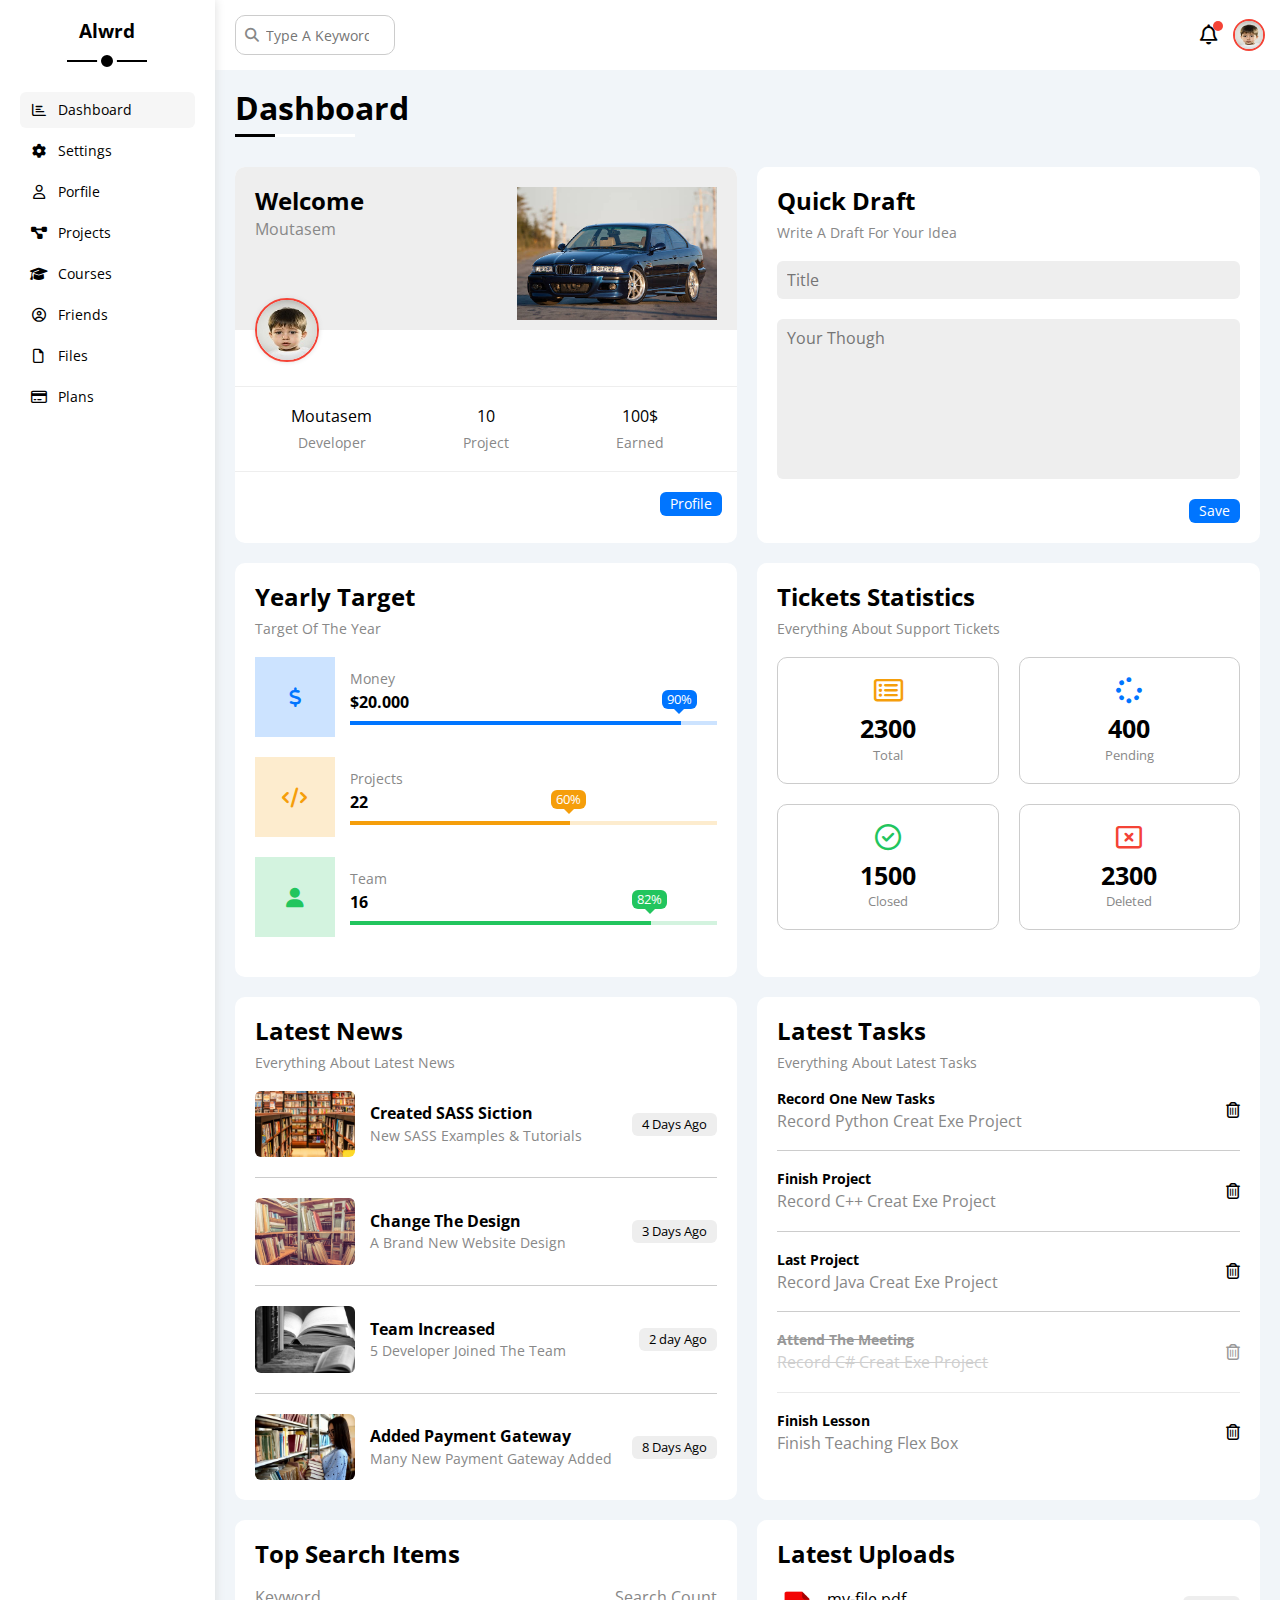
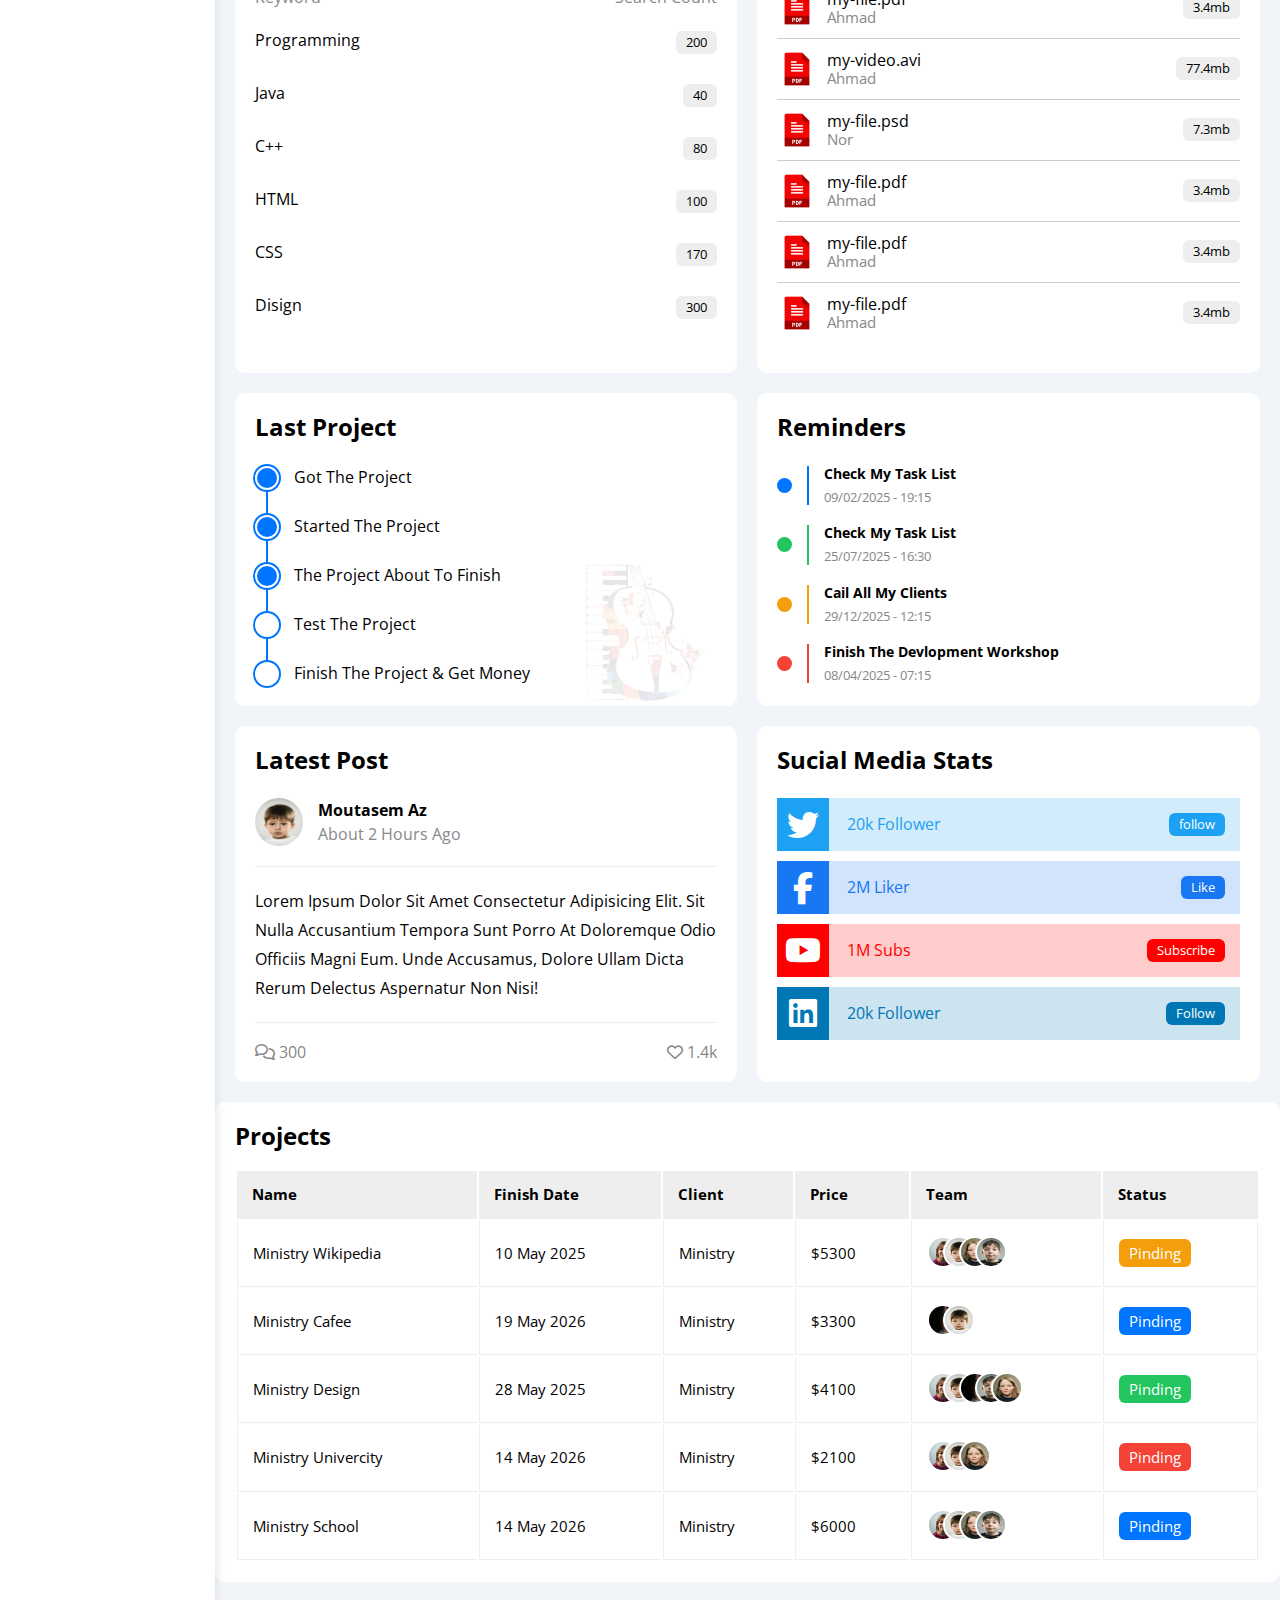
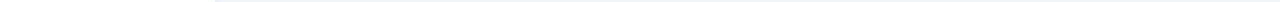
<file: index.html>
<!DOCTYPE html>
<html lang="en">
<head>
    <meta charset="UTF-8">
    <meta http-equiv="X-UA-Compatible" content="IE=edge"/>
    <meta name="viewport" content="width=device-width, initial-scale=1.0">
    <!-- Render Font Awesome Librart -->
    <link rel="stylesheet" href="css/all.min.css">
    <!-- Google Fonts -->
    <link rel="preconnect" href="https://fonts.googleapis.com">
    <link rel="preconnect" href="https://fonts.gstatic.com" crossorigin>
    <link href="https://fonts.googleapis.com/css2?family=Open+Sans:ital,wght@0,300..800;1,300..800&display=swap" rel="stylesheet">
    <!-- Main Template One  --> 
    <link rel="stylesheet" href="css/normalize.css">
    <link rel="stylesheet" href="css/framework.css">
    <link rel="stylesheet" href="css/master.css">
    <title>Dashboard</title>
</head>
<body>
    <div class="page d-flex">
        <div class="sidebar bg-white p-20 p-relative">
            <h3 class="p-relative txt-c mt-0">Alwrd</h3>
            <ul>
                <li>
                    <a class="active d-flex align-center fs-14 c-black rad-6 p-10" href="index.html">
                        <i class="fa-regular fa-chart-bar fa-fw"></i>
                        <span>Dashboard</span>
                    </a>
                </li>
                <li>
                    <a class="d-flex align-center fs-14 c-black rad-6 p-10" href="settings.html">
                        <i class="fa-solid fa-gear fa-fw"></i>
                        <span>Settings</span>
                    </a>
                </li>
                <li>
                    <a class="d-flex align-center fs-14 c-black rad-6 p-10" href="porfile.html">
                        <i class="fa-regular fa-user fa-fw"></i>
                        <span>Porfile</span>
                    </a>
                </li>
                <li>
                    <a class="d-flex align-center fs-14 c-black rad-6 p-10" href="projects.html">
                        <i class="fa-solid fa-diagram-project fa-fw"></i>
                        <span>Projects</span>
                    </a>
                </li>
                <li>
                    <a class="d-flex align-center fs-14 c-black rad-6 p-10" href="courser.html">
                        <i class="fa-solid fa-graduation-cap fa-fw"></i>
                        <span>Courses</span>
                    </a>
                </li>
                <li>
                    <a class="d-flex align-center fs-14 c-black rad-6 p-10" href="friends.html">
                        <i class="fa-regular fa-circle-user fa-fw"></i>
                        <span>Friends</span>
                    </a>
                </li>
                <li>
                    <a class="d-flex align-center fs-14 c-black rad-6 p-10" href="files.html">
                        <i class="fa-regular fa-file fa-fw"></i>
                        <span>Files</span>
                    </a>
                </li>
                <li>
                    <a class="d-flex align-center fs-14 c-black rad-6 p-10" href="plans.html">
                        <i class="fa-regular fa-credit-card fa-fw"></i>
                        <span>Plans</span>
                    </a>
                </li>
            </ul>
        </div>
        <div class="content w-full">
            <!-- start head  -->
            <div class="head bg-white p-15 between-flex">
                <div class="search p-relative">
                    <input class="p-10" type="search" name="search" placeholder="Type A Keyword">
                </div>
                <div class="icons d-flex align-center">
                    <span class="notification p-relative">
                        <i class="fa-regular fa-bell fa-lg"></i>
                    </span>
                    <img src="images/avatar.jpg" alt="">
                </div>
            </div>
            <!-- end head  -->
            <h1 class="p-relative">Dashboard</h1>
            <div class="wrapper d-grid gap-20">
                <!-- start welcome widget -->
                <div class="welcome bg-white rad-10 txt-c-mobile d-block-mobile">
                    <div class="intro p-20 d-flex space-between bg-eee">
                        <div>
                            <h2 class="m-0 ">Welcome</h2>
                            <p class="c-gray mt-5">Moutasem</p>
                        </div>
                        <img src="images/welcome.jpg" alt="welcome" class="hide-mobile">
                    </div>
                    <img src="images/avatar.jpg" alt="Avatar" class="avatar">
                    <div class="body txt-c d-flex p-20 mt-20 mb-20 d-block-mobile">
                        <div>Moutasem<span class="d-block c-gray fs-14 mt-10">Developer</span></div>
                        <div>10<span class="d-block c-gray fs-14 mt-10">Project</span></div>
                        <div>100$<span class="d-block c-gray fs-14 mt-10">Earned</span></div>
                    </div>
                    <a href="profile.html" class="visit d-block fs-14 bg-blue w-fit c-white btn-shape">Profile</a>
                </div>
                <!-- end welcome widget -->
                <!-- start Quick Draft widget -->
                <div class="quick-draft p-20 bg-white rad-10">
                    <h2 class="mt-0 mb-10">Quick Draft</h2>
                    <p class="mt-10 mb-20 c-gray fs-14">Write A Draft For Your Idea</p>
                    <form>
                        <input class="d-block mb-20 w-full p-10 border-none bg-eee rad-6" type="text" placeholder="Title">
                        <textarea class="d-block mb-20 w-full p-10 border-none bg-eee rad-6" placeholder="Your Though"></textarea>
                        <input class="save d-block fs-14  bg-blue c-white border-none w-fit btn-shape" type="submit" value="Save">
                    </form>
                </div>
                <!-- end Quick Draft widget  -->
                <!-- start Targets -->
                <div class="targets p-20 bg-white rad-10">
                    <h2 class="mt-0 mb-10">Yearly Target</h2>
                    <p class="mt-10 mb-20 c-gray fs-14">Target Of The Year</p>
                    <div class="target-row mb-20 center-flex blue">
                        <div class="icon center-flex">
                            <i class="fa-solid fa-dollar-sign fa-lg c-blue"></i>
                        </div>
                        <div class="details">
                            <span class="fs-14 c-gray">Money</span>
                            <span class="d-block mt-5 mb-10 fw-bold">$20.000</span>
                            <div class="progress p-relative mt-10">
                                <span class="bg-blue blue" style="width: 90%">
                                    <span class="bg-blue">90%</span>
                                </span>
                            </div>
                        </div>
                    </div>
                    <div class="target-row mb-20 center-flex orange">
                        <div class="icon center-flex">
                            <i class="fa-solid fa-code fa-lg c-orange"></i>
                        </div>
                        <div class="details">
                            <span class="fs-14 c-gray">Projects</span>
                            <span class="d-block mt-5 mb-10 fw-bold">22</span>
                            <div class="progress p-relative mt-10">
                                <span class="bg-orange orange" style="width: 60%">
                                    <span class="bg-orange">60%</span>
                                </span>
                            </div>
                        </div>
                    </div>
                    <div class="target-row mb-20 center-flex green">
                        <div class="icon center-flex">
                            <i class="fa-solid fa-user fa-lg c-green"></i>
                        </div>
                        <div class="details">
                            <span class="fs-14 c-gray">Team</span>
                            <span class="d-block mt-5 mb-10 fw-bold">16</span>
                            <div class="progress p-relative mt-10">
                                <span class="bg-green green" style="width: 82%">
                                    <span class="bg-green">82%</span>
                                </span>
                            </div>
                        </div>
                    </div>
                </div>
                <!-- end Targets -->
                <!-- start Ticket Widget -->
                <div class="tickets p-20 bg-white rad-10">
                    <h2 class="mt-0 mb-10">Tickets Statistics</h2>
                    <p class="mt-10 mb-20 c-gray fs-14">Everything About Support Tickets</p>
                    <div class="d-flex txt-c gap-20 flex-wrap">
                        <div class="box p-20 rad-10 c-gray fs-13">
                            <i class="fa-regular fa-rectangle-list fa-2x mb-10 c-orange"></i>
                            <span class="d-block c-black fw-bold fs-25 mb-5">2300</span>
                            Total
                        </div>
                        <div class="box p-20 rad-10 c-gray fs-13">
                            <i class="fa-solid fa-spinner fa-2x mb-10 c-blue"></i>
                            <span class="d-block c-black fw-bold fs-25 mb-5">400</span>
                            Pending
                        </div>
                        <div class="box p-20 rad-10 c-gray fs-13">
                            <i class="fa-regular fa-circle-check fa-2x mb-10 c-green"></i>
                            <span class="d-block c-black fw-bold fs-25 mb-5">1500</span>
                            Closed
                        </div>
                        <div class="box p-20 rad-10 c-gray fs-13">
                            <i class="fa-regular fa-rectangle-xmark fa-2x mb-10 c-red"></i>
                            <span class="d-block c-black fw-bold fs-25 mb-5">2300</span>
                            Deleted
                        </div>
                    </div>
                </div>
                <!-- end Ticket Widget -->
                <!-- start Latest News -->
                <div class="latest-news p-20 bg-white rad-10 txt-c-mobile">
                    <h2 class="mt-0 mb-10">Latest News</h2>
                    <p class="mt-10 mb-20 c-gray fs-14">Everything About Latest News</p>
                    <div class="news-row d-flex align-center">
                        <img src="images/latest-news/news-1.jpg" alt="">
                        <div class="info">
                            <h3>Created SASS Siction</h3>
                            <p class="c-gray m-0 fs-14">New SASS Examples & Tutorials</p>
                        </div>
                        <div class="btn-shape bg-eee fs-13 label">4 Days Ago</div>
                    </div>
                    <div class="news-row d-flex align-center">
                        <img src="images/latest-news/news-2.jpg" alt="">
                        <div class="info">
                            <h3>Change The Design</h3>
                            <p class="c-gray m-0 fs-14">A Brand New Website Design</p>
                        </div>
                        <div class="btn-shape bg-eee fs-13 label">3 Days Ago</div>
                    </div>
                    <div class="news-row d-flex align-center">
                        <img src="images/latest-news/news-3.jpg" alt="">
                        <div class="info">
                            <h3>Team Increased</h3>
                            <p class="c-gray m-0 fs-14">5 Developer Joined The Team</p>
                        </div>
                        <div class="btn-shape bg-eee fs-13 label">2 day Ago</div>
                    </div>
                    <div class="news-row d-flex align-center">
                        <img src="images/latest-news/news-4.jpg" alt="">
                        <div class="info">
                            <h3>Added Payment Gateway</h3>
                            <p class="c-gray m-0 fs-14">Many New Payment Gateway Added</p>
                        </div>
                        <div class="btn-shape bg-eee fs-13 label">8 Days Ago</div>
                    </div>
                </div>
                <!-- end Latest News -->
                <!-- start Tasks -->
                <div class="tasks p-20 bg-white rad-10">
                    <h2 class="mt-0 mb-10">Latest Tasks</h2>
                    <p class="mt-10 mb-20 c-gray fs-14">Everything About Latest Tasks</p> 
                    <div class="task-row between-flex">
                        <div class="info">
                            <h3 class="m-0 mb-5 fs-14">Record One New Tasks</h3>
                            <p class="m-0 c-gray">Record Python Creat Exe Project</p>
                        </div>
                        <i class="fa-regular fa-trash-can delete"></i>
                    </div>
                    <div class="task-row between-flex">
                        <div class="info">
                            <h3 class="m-0 mb-5 fs-14">Finish Project</h3>
                            <p class="m-0 c-gray">Record C++ Creat Exe Project</p>
                        </div>
                        <i class="fa-regular fa-trash-can delete"></i>
                    </div>
                    <div class="task-row between-flex">
                        <div class="info">
                            <h3 class="m-0 mb-5 fs-14">Last Project</h3>
                            <p class="m-0 c-gray">Record Java Creat Exe Project</p>
                        </div>
                        <i class="fa-regular fa-trash-can delete"></i>
                    </div>
                    <div class="task-row between-flex done">
                        <div class="info">
                            <h3 class="m-0 mb-5 fs-14">Attend The Meeting</h3>
                            <p class="m-0 c-gray">Record C# Creat Exe Project</p>
                        </div>
                        <i class="fa-regular fa-trash-can delete"></i>
                    </div>
                    <div class="task-row between-flex">
                        <div class="info">
                            <h3 class="m-0 mb-5 fs-14">Finish Lesson</h3>
                            <p class="m-0 c-gray">Finish Teaching Flex Box</p>
                        </div>
                        <i class="fa-regular fa-trash-can delete"></i>
                    </div>  
                </div>
                <!-- end Tasks -->
                <!-- start Top Search word widget -->
                <div class="search-items p-20 bg-white rad-10">
                    <h2 class="mt-0 mb-20">Top Search Items</h2>
                    <div class="items-head d-flex space-between c-gray mb-10">
                        <div>Keyword</div>
                        <div>Search Count</div>
                    </div>
                    <div class="items d-flex space-between pt-15 pb-15">
                        <span>Programming</span>
                        <span class="bg-eee fs-13 btn-shape">200</span>
                    </div> 
                    <div class="items d-flex space-between pt-15 pb-15">
                        <span>Java</span>
                        <span class="bg-eee fs-13 btn-shape">40</span>
                    </div> 
                    <div class="items d-flex space-between pt-15 pb-15">
                        <span>C++</span>
                        <span class="bg-eee fs-13 btn-shape">80</span>
                    </div>
                    <div class="items d-flex space-between pt-15 pb-15">
                        <span>HTML</span>
                        <span class="bg-eee fs-13 btn-shape">100</span>
                    </div> 
                    <div class="items d-flex space-between pt-15 pb-15">
                        <span>CSS</span>
                        <span class="bg-eee fs-13 btn-shape">170</span>
                    </div> 
                    <div class="items d-flex space-between pt-15 pb-15">
                        <span>Disign</span>
                        <span class="bg-eee fs-13 btn-shape">300</span>
                    </div>
                </div>
                <!-- end Top Search word widget -->
                <!-- start Latest Uploads -->
                <div class="latest-uploads p-20 bg-white rad-10">
                    <h2 class="mt-0 mb-20">Latest Uploads</h2>
                    <ul class="m-0">
                        <li class="between-flex pb-10 mb-10 ">
                            <div class="d-flex align-center">
                                <img class="mr-10" src="images/latest-upload/pdf.png" alt="">
                                <div class="">
                                    <span class="d-block mb">my-file.pdf</span>
                                    <span class="fs-15 c-gray">Ahmad</span>
                                </div>
                            </div>
                            <div class="bg-eee btn-shape fs-13">3.4mb</div>
                        </li>
                        <li class="between-flex pb-10 mb-10 mt-5">
                            <div class="d-flex align-center">
                                <img class="mr-10" src="images/latest-upload/pdf.png" alt="">
                                <div class="">
                                    <span class="d-block mb">my-video.avi</span>
                                    <span class="fs-15 c-gray">Ahmad</span>
                                </div>
                            </div>
                            <div class="bg-eee btn-shape fs-13">77.4mb</div>
                        </li>
                        <li class="between-flex pb-10 mb-10 mt-5">
                            <div class="d-flex align-center">
                                <img class="mr-10" src="images/latest-upload/pdf.png" alt="">
                                <div class="">
                                    <span class="d-block mb">my-file.psd</span>
                                    <span class="fs-15 c-gray">Nor</span>
                                </div>
                            </div>
                            <div class="bg-eee btn-shape fs-13">7.3mb</div>
                        </li>
                        <li class="between-flex pb-10 mb-10 mt-5">
                            <div class="d-flex align-center">
                                <img class="mr-10" src="images/latest-upload/pdf.png" alt="">
                                <div class="">
                                    <span class="d-block mb">my-file.pdf</span>
                                    <span class="fs-15 c-gray">Ahmad</span>
                                </div>
                            </div>
                            <div class="bg-eee btn-shape fs-13">3.4mb</div>
                        </li>
                        <li class="between-flex pb-10 mb-10 mt-5">
                            <div class="d-flex align-center">
                                <img class="mr-10" src="images/latest-upload/pdf.png" alt="">
                                <div class="">
                                    <span class="d-block mb">my-file.pdf</span>
                                    <span class="fs-15 c-gray">Ahmad</span>
                                </div>
                            </div>
                            <div class="bg-eee btn-shape fs-13">3.4mb</div>
                        </li>
                        <li class="between-flex pb-10 mb-10 mt-5">
                            <div class="d-flex align-center">
                                <img class="mr-10" src="images/latest-upload/pdf.png" alt="">
                                <div class="">
                                    <span class="d-block mb">my-file.pdf</span>
                                    <span class="fs-15 c-gray">Ahmad</span>
                                </div>
                            </div>
                            <div class="bg-eee btn-shape fs-13">3.4mb</div>
                        </li>
                    </ul>
                </div>
                <!-- end Latest Uploads -->
                <!-- start last project progress widget -->
                <div class="last-project p-20 bg-white rad-10 p-relative">
                    <h2 class="mt-0 mb-20">Last Project</h2>
                    <ul class="m-0 p-relative">
                        <li class="mt-25 d-flex align-center done">Got The Project</li>
                        <li class="mt-25 d-flex align-center done">Started The Project</li>
                        <li class="mt-25 d-flex align-center done">The Project About To Finish</li>
                        <li class="mt-25 d-flex align-center current">Test The Project</li>
                        <li class="mt-25 d-flex align-center">Finish The Project & Get Money</li>
                    </ul> 
                    <img class="launch-icon hide-mobile" src="images/project.jpg" alt=""> 
                </div>
                <!-- end last project progress widget -->
                <!-- start reminders widget -->
                <div class="reminders p-20 bg-white rad-10 p-relative">
                    <h2 class="mt-0 mb-25">Reminders</h2>
                    <ul class="m-0">
                        <li class="d-flex align-center mt-20">
                            <span class="bg-blue mr-15 d-block rad-haif key"></span>
                            <div class="pl-15 blue">
                                <p class="fs-14 fw-bold mt-0 mb-5">Check My Task List</p>
                                <span class="fs-13 c-gray">09/02/2025 - 19:15</span>
                            </div>
                        </li>
                        <li class="d-flex align-center mt-20">
                            <span class="bg-green mr-15 d-block rad-haif key"></span>
                            <div class="pl-15 green">
                                <p class="fs-14 fw-bold mt-0 mb-5">Check My Task List</p>
                                <span class="fs-13 c-gray">25/07/2025 - 16:30</span>
                            </div>
                        </li>
                        <li class="d-flex align-center mt-20">
                            <span class="bg-orange mr-15 d-block rad-haif key"></span>
                            <div class="pl-15 orange">
                                <p class="fs-14 fw-bold mt-0 mb-5">Cail All My Clients</p>
                                <span class="fs-13 c-gray">29/12/2025 - 12:15</span>
                            </div>
                        </li>
                        <li class="d-flex align-center mt-20">
                            <span class="bg-red mr-15 d-block rad-haif key"></span>
                            <div class="pl-15 red">
                                <p class="fs-14 fw-bold mt-0 mb-5">Finish The Devlopment Workshop</p>
                                <span class="fs-13 c-gray">08/04/2025 - 07:15</span>
                            </div>
                        </li>
                    </ul>    
                </div>
                <!-- end reminders widget -->
                <!-- start latest post widget -->
                <div class="latest-post p-20 bg-white rad-10 p-relative">
                    <h2 class="mt-0 mb-25">Latest Post</h2> 
                    <div class="d-flex align-center top">
                        <img src="images/avatar.jpg" alt="" class="avatar mr-15">
                        <div class="info">
                            <span class="mb-5 d-block fw-bold">Moutasem Az</span>
                            <span class="c-gray">About 2 Hours Ago</span>
                        </div>
                    </div>
                    <div class="post-content txt-c-mobile pt-20 pb-20 mt-20 mb-20">
                        Lorem ipsum dolor sit amet consectetur adipisicing elit. Sit nulla accusantium tempora sunt porro at doloremque odio officiis magni eum. Unde accusamus, dolore ullam dicta rerum delectus aspernatur non nisi!
                    </div>
                    <div class="post-stats between-flex c-gray">
                        <div>
                            <i class="fa-regular fa-comments"></i>
                            <span>300</span>
                        </div>
                        <div>
                            <i class="fa-regular fa-heart"></i>
                            <span>1.4k</span>
                        </div>
                    </div> 
                </div>
                <!-- end latest post widget -->
                <!-- start sucial media stats widget  -->
                <div class="social-media p-20 bg-white rad-10 p-relative">
                    <h2 class="mt-0 mb-25">Sucial Media Stats</h2>
                    <div class="box twitter p-15 p-relative mb-10 between-flex">
                        <i class="fa-brands fa-twitter fa-2x c-white h-full center-flex"></i>
                        <span>20k Follower</span>
                        <a class="fs-13 c-white btn-shape" href="#">follow</a>
                    </div>
                    <div class="box facebook p-15 p-relative mb-10 between-flex">
                        <i class="fa-brands fa-facebook-f fa-2x c-white h-full center-flex"></i>
                        <span>2M Liker</span>
                        <a class="fs-13 c-white btn-shape" href="#">Like</a>
                    </div>  
                    <div class="box youtube p-15 p-relative mb-10 between-flex">
                        <i class="fa-brands fa-youtube fa-2x c-white h-full center-flex"></i>
                        <span>1M Subs</span>
                        <a class="fs-13 c-white btn-shape" href="#">Subscribe</a>
                    </div>
                    <div class="box linkedin p-15 p-relative mb-10 between-flex">
                        <i class="fa-brands fa-linkedin fa-2x c-white h-full center-flex"></i>
                        <span>20k Follower</span>
                        <a class="fs-13 c-white btn-shape" href="#">Follow</a>
                    </div>
                </div>
                <!-- end sucial media stats widget  -->
            </div> 
            <!-- start projects tible   -->
            <div class="projects p-20 bg-white mb-20 rad-10">
                <h2 class="mt-0 mb-20">Projects</h2>
                <div class="responsive-table">
                    <table class="fs-15 w-full">
                        <thead>
                            <tr>
                                <td>Name</td>
                                <td>Finish Date</td>
                                <td>Client</td>
                                <td>Price</td>
                                <td>Team</td>
                                <td>Status</td>
                            </tr>
                        </thead>
                        <tbody>
                            <tr>
                                <td>Ministry Wikipedia</td>
                                <td>10 May 2025</td>
                                <td>Ministry</td>
                                <td>$5300</td>
                                <td>
                                    <img src="images/projects/team-01.jpg" alt="">
                                    <img src="images/projects/team-02.jpg" alt="">
                                    <img src="images/projects/team-03.jpg" alt="">
                                    <img src="images/projects/team-04.jpg" alt="">
                                </td>
                                <td>
                                    <span class="lable c-white bg-orange btn-shape">Pinding</span>
                                </td> 
                            </tr>
                            <tr>
                                <td>Ministry Cafee</td>
                                <td>19 May 2026</td>
                                <td>Ministry</td>
                                <td>$3300</td>
                                <td>
                                    <img src="images/projects/team-05.jpg" alt="">
                                    <img src="images/projects/team-02.jpg" alt="">
                                </td>
                                <td>
                                    <span class="lable c-white bg-blue btn-shape">Pinding</span>
                                </td> 
                            </tr>
                            <tr>
                                <td>Ministry Design</td>
                                <td>28 May 2025</td>
                                <td>Ministry</td>
                                <td>$4100</td>
                                <td>
                                    <img src="images/projects/team-01.jpg" alt="">
                                    <img src="images/projects/team-02.jpg" alt="">
                                    <img src="images/projects/team-05.jpg" alt="">
                                    <img src="images/projects/team-04.jpg" alt="">
                                    <img src="images/projects/team-03.jpg" alt="">
                                </td>
                                <td>
                                    <span class="lable c-white bg-green btn-shape">Pinding</span>
                                </td> 
                            </tr>
                            <tr>
                                <td>Ministry Univercity</td>
                                <td>14 May 2026</td>
                                <td>Ministry</td>
                                <td>$2100</td>
                                <td>
                                    <img src="images/projects/team-01.jpg" alt="">
                                    <img src="images/projects/team-02.jpg" alt="">
                                    <img src="images/projects/team-03.jpg" alt="">
                                </td>
                                <td>
                                    <span class="lable c-white bg-red btn-shape">Pinding</span>
                                </td> 
                            </tr>
                            <tr>
                                <td>Ministry School</td>
                                <td>14 May 2026</td>
                                <td>Ministry</td>
                                <td>$6000</td>
                                <td>
                                    <img src="images/projects/team-01.jpg" alt="">
                                    <img src="images/projects/team-02.jpg" alt="">
                                    <img src="images/projects/team-03.jpg" alt="">
                                    <img src="images/projects/team-04.jpg" alt="">
                                </td>
                                <td>
                                    <span class="lable c-white bg-blue btn-shape">Pinding</span>
                                </td> 
                            </tr>
                        </tbody>
                    </table>
                </div>
            </div>
            <!-- end ptojects tible   -->
        </div>
    </div>
</body>
</html>
</file>
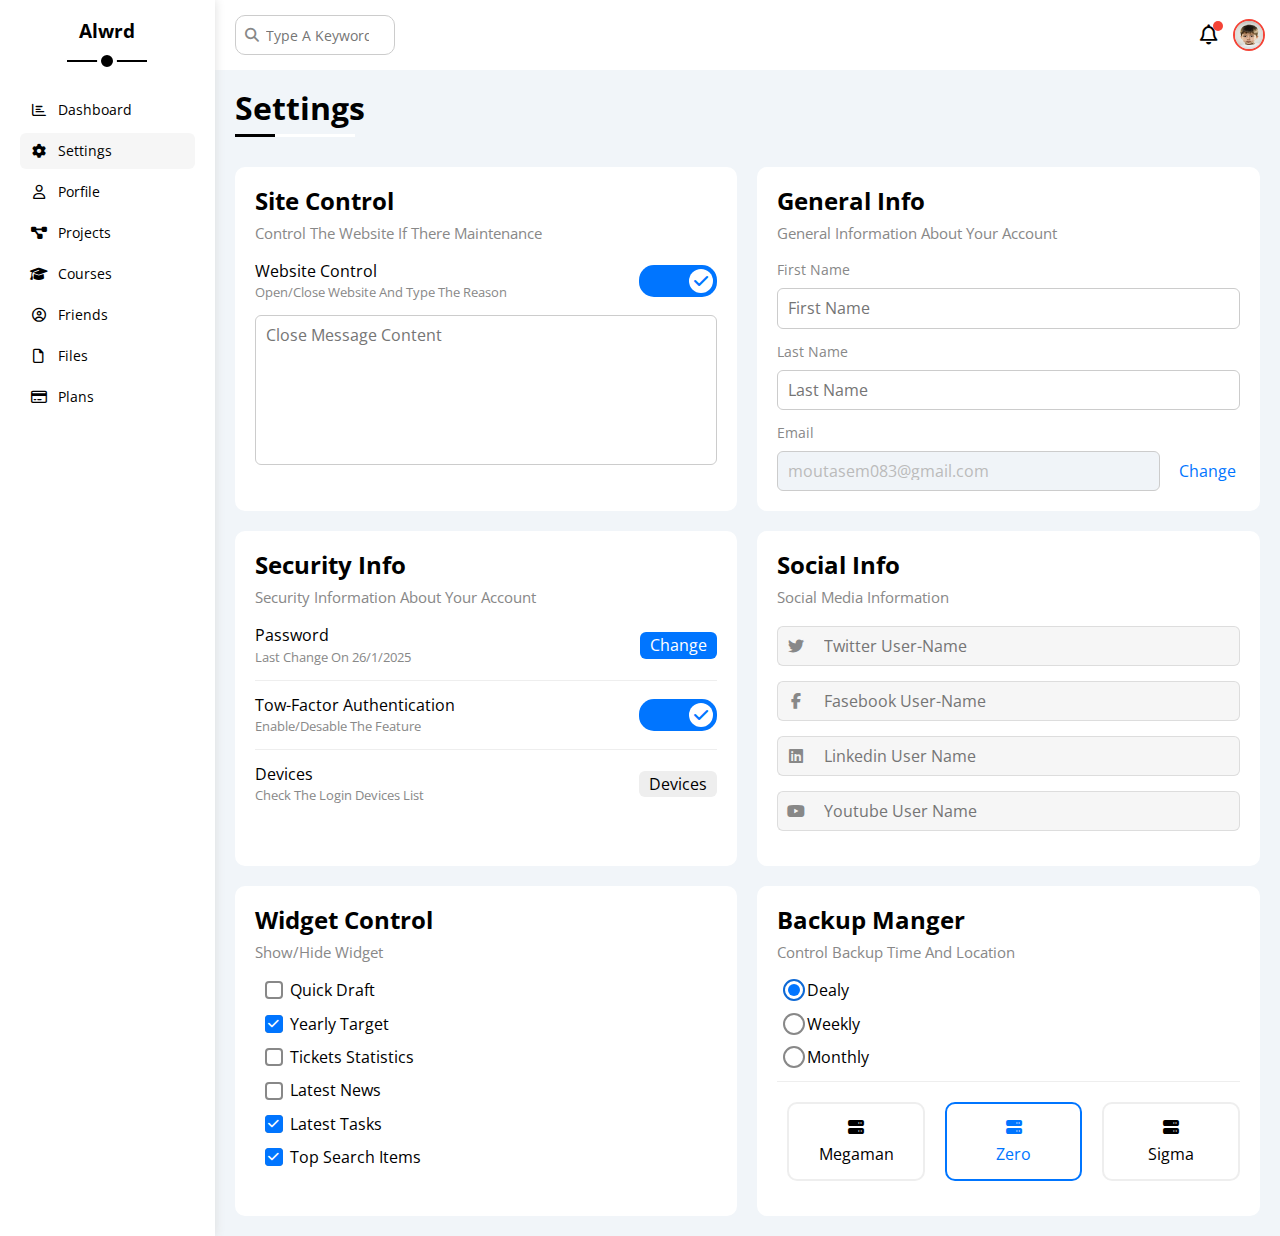
<file: settings.html>
<!DOCTYPE html>
<html lang="en">
<head>
    <meta charset="UTF-8">
    <meta http-equiv="X-UA-Compatible" content="IE=edge"/>
    <meta name="viewport" content="width=device-width, initial-scale=1.0">
    <!-- Render Font Awesome Librart -->
    <link rel="stylesheet" href="css/all.min.css">
    <!-- Google Fonts -->
    <link rel="preconnect" href="https://fonts.googleapis.com">
    <link rel="preconnect" href="https://fonts.gstatic.com" crossorigin>
    <link href="https://fonts.googleapis.com/css2?family=Open+Sans:ital,wght@0,300..800;1,300..800&display=swap" rel="stylesheet">
    <!-- Main Template One  --> 
    <link rel="stylesheet" href="css/normalize.css">
    <link rel="stylesheet" href="css/framework.css">
    <link rel="stylesheet" href="css/master.css">
    <title>Settings</title>
</head>
<body>
    <div class="page d-flex">
        <div class="sidebar bg-white p-20 p-relative">
            <h3 class="p-relative txt-c mt-0">Alwrd</h3>
            <ul>
                <li>
                    <a class="d-flex align-center fs-14 c-black rad-6 p-10" href="index.html">
                        <i class="fa-regular fa-chart-bar fa-fw"></i>
                        <span>Dashboard</span>
                    </a>
                </li>
                <li>
                    <a class="active d-flex align-center fs-14 c-black rad-6 p-10" href="settings.html">
                        <i class="fa-solid fa-gear fa-fw"></i>
                        <span>Settings</span>
                    </a>
                </li>
                <li>
                    <a class="d-flex align-center fs-14 c-black rad-6 p-10" href="porfile.html">
                        <i class="fa-regular fa-user fa-fw"></i>
                        <span>Porfile</span>
                    </a>
                </li>
                <li>
                    <a class="d-flex align-center fs-14 c-black rad-6 p-10" href="projects.html">
                        <i class="fa-solid fa-diagram-project fa-fw"></i>
                        <span>Projects</span>
                    </a>
                </li>
                <li>
                    <a class="d-flex align-center fs-14 c-black rad-6 p-10" href="courser.html">
                        <i class="fa-solid fa-graduation-cap fa-fw"></i>
                        <span>Courses</span>
                    </a>
                </li>
                <li>
                    <a class="d-flex align-center fs-14 c-black rad-6 p-10" href="friends.html">
                        <i class="fa-regular fa-circle-user fa-fw"></i>
                        <span>Friends</span>
                    </a>
                </li>
                <li>
                    <a class="d-flex align-center fs-14 c-black rad-6 p-10" href="files.html">
                        <i class="fa-regular fa-file fa-fw"></i>
                        <span>Files</span>
                    </a>
                </li>
                <li>
                    <a class="d-flex align-center fs-14 c-black rad-6 p-10" href="plans.html">
                        <i class="fa-regular fa-credit-card fa-fw"></i>
                        <span>Plans</span>
                    </a>
                </li>
            </ul>
        </div>
        <div class="content w-full">
            <!-- start head  -->
            <div class="head bg-white p-15 between-flex">
                <div class="search p-relative">
                    <input class="p-10" type="search" placeholder="Type A Keyword">
                </div>
                <div class="icons d-flex align-center">
                    <span class="notification p-relative">
                        <i class="fa-regular fa-bell fa-lg"></i>
                    </span>
                    <img src="images/avatar.jpg" alt="">
                </div>
            </div>
            <!-- end head  -->
            <h1 class="p-relative">Settings</h1>
            <div class="settings-page m-20 d-grid gap-20">
                <!-- start settings box -->
                <div class="p-20 bg-white rad-10">
                    <h2 class="m-0 mb-10">Site Control</h2>
                    <p class="mt-0 mb-20 c-gray fs-15">Control The Website If There Maintenance</p>
                    <div class="mb-15 between-flex">
                        <div>
                            <span>Website Control</span>
                            <p class="c-gray mt-5 mb-0 fs-13">Open/Close Website And Type The Reason</p>
                        </div>
                        <div>
                            <label>
                                <input class="toggle-checkbox" type="checkbox" name="check" checked>
                                <div class="toggle-switch"></div>
                            </label>
                        </div>
                    </div>
                    <textarea class="close-message p-10 rad-6 d-block w-full" name="text_settings" placeholder="Close Message Content"></textarea>
                </div>
                <!-- end settings box -->
                <!-- start settings box -->
                <div class="p-20 bg-white rad-10">
                    <h2 class="m-0 mb-10">General Info</h2>
                    <p class="mt-0 mb-20 c-gray fs-15">General Information About Your Account</p>
                    <div class="mb-15">
                        <label class="fs-14 c-gray d-block mb-10" for="first">First Name</label>
                        <input class=" border-1-ccc p-10 rad-6 d-block w-full" 
                        type="text" 
                        name="f-name" 
                        id="first" 
                        placeholder="First Name">
                    </div>
                    <div class="mb-15">
                        <label class="fs-14 c-gray d-block mb-10" for="last">Last Name</label>
                        <input class=" border-1-ccc p-10 rad-6 d-block w-full" 
                        type="text" 
                        name="l-name" 
                        id="last" 
                        placeholder="Last Name">
                    </div>
                    <div>
                        <label class="fs-14 c-gray d-block mb-10" for="email">Email</label>
                        <input class="email border-1-ccc p-10 rad-6 d-block w-full" 
                        type="email" 
                        name="email" 
                        id="email" 
                        value="moutasem083@gmail.com"
                        disabled>
                        <a class="c-blue ml-15" href="#">Change</a>
                    </div>
                </div>
                <!-- end settings box -->
                <!-- start settings box -->
                <div class="p-20 bg-white rad-10">
                    <h2 class="m-0 mb-10">Security Info</h2>
                    <p class="mt-0 mb-20 c-gray fs-15">Security Information About Your Account</p>
                    <div class="sec-box mb-15 between-flex">
                        <div>
                            <span>Password</span>
                            <p class="c-gray mt-5 mb-0 fs-13">Last Change On 26/1/2025</p>
                        </div>
                        <a class="button bg-blue c-white btn-shape" href="#">Change</a>
                    </div>
                    <div class="sec-box mb-15 between-flex">
                        <div>
                            <span>Tow-Factor Authentication</span>
                            <p class="c-gray mt-5 mb-0 fs-13">Enable/Desable The Feature</p>
                        </div>
                        <label>
                            <input class="toggle-checkbox" type="checkbox" name="check" checked>
                            <div class="toggle-switch"></div>
                        </label>
                    </div>
                    <div class="sec-box between-flex">
                        <div>
                            <span>Devices</span>
                            <p class="c-gray mt-5 mb-0 fs-13">Check The Login Devices List</p>
                        </div>
                        <a class="bg-eee c-black btn-shape" href="#">Devices</a>
                    </div>
                </div>
                <!-- end settings box -->
                <!-- start settings box -->
                <div class="social-boxes p-20 bg-white rad-10">
                    <h2 class="m-0 mb-10">Social Info</h2>
                    <p class="mt-0 mb-20 c-gray fs-15">Social Media Information</p>
                    <div class="d-flex align-center mb-15">
                        <i class="fa-brands fa-twitter center-flex c-gray"></i>
                        <input class="w-full" type="text" placeholder="Twitter User-Name">
                    </div>
                    <div class="d-flex align-center mb-15">
                        <i class="fa-brands fa-facebook-f center-flex c-gray"></i>
                        <input class="w-full" type="text" placeholder="Fasebook User-Name">
                    </div>
                    <div class="d-flex align-center mb-15">
                        <i class="fa-brands fa-linkedin center-flex c-gray"></i>
                        <input class="w-full" type="text" placeholder="Linkedin User Name">
                    </div>
                    <div class="d-flex align-center mb-15">
                        <i class="fa-brands fa-youtube center-flex c-gray"></i>
                        <input class="w-full" type="text" placeholder="Youtube User Name">
                    </div>
                </div>
                <!-- end settings box -->
                <!-- start settings box -->
                <div class="widget-control p-20 bg-white rad-10">
                    <h2 class="m-0 mb-10">Widget Control</h2>
                    <p class="mt-0 mb-20 c-gray fs-15">Show/Hide Widget</p>
                    <div class="control d-flex align-center mb-15">
                        <input type="checkbox" id="one">
                        <label for="one">Quick Draft</label>
                    </div>
                    <div class="control d-flex align-center mb-15">
                        <input type="checkbox" id="tow" checked>
                        <label for="tow">Yearly Target</label>
                    </div>
                    <div class="control d-flex align-center mb-15">
                        <input type="checkbox" id="three">
                        <label for="three">Tickets Statistics</label>
                    </div>
                    <div class="control d-flex align-center mb-15">
                        <input type="checkbox" id="four">
                        <label for="four">Latest News</label>
                    </div>
                    <div class="control d-flex align-center mb-15">
                        <input type="checkbox" id="five" checked>
                        <label for="five">Latest Tasks</label>
                    </div>
                    <div class="control d-flex align-center mb-15">
                        <input type="checkbox" id="six" checked>
                        <label for="six">Top Search Items</label>
                    </div>
                </div>
                <!-- end settings box -->
                <!-- start settings box -->
                <div class="backup-control p-20 bg-white rad-10">
                    <h2 class="m-0 mb-10">Backup Manger</h2>
                    <p class="mt-0 mb-20 c-gray fs-15">Control Backup Time And Location</p>
                    <div class="date d-flex align-center mb-15">
                        <input type="radio" name="time" id="dealy" checked>
                        <label for="dealy">Dealy</label>
                    </div>
                    <div class="date d-flex align-center mb-15">
                        <input type="radio" name="time" id="weekly">
                        <label for="weekly">Weekly</label>
                    </div>
                    <div class="date d-flex align-center mb-15">
                        <input type="radio" name="time" id="monthly">
                        <label for="monthly">Monthly</label>
                    </div>
                    <!-- ............. -->
                    <div class="servers d-flex align-center gap-10 txt-c">
                        <input type="radio" name="servers" id="server-one" />
                        <div class="server mb-15 rad-10 w-full">
                          <label class="d-block m-15" for="server-one">
                            <i class="fa-solid fa-server d-block mb-10"></i>
                            Megaman
                          </label>
                        </div>
                        <input type="radio" name="servers" id="server-two" checked />
                        <div class="server mb-15 rad-10 w-full">
                          <label class="d-block m-15" for="server-two">
                            <i class="fa-solid fa-server d-block mb-10"></i>
                            Zero
                          </label>
                        </div>
                        <input type="radio" name="servers" id="server-three" />
                        <div class="server mb-15 rad-10 w-full">
                          <label class="d-block m-15" for="server-three">
                            <i class="fa-solid fa-server d-block mb-10"></i>
                            Sigma
                          </label>
                        </div>
                    </div>
                </div>
                <!-- end settings box -->
            </div>
        </div>
    </div>
</body>
</html>
</file>
<file: css/framework.css>
/* start style box */

/* <label>
    <input class="toggle-checkbox" type="checkbox" name="check" checked>
    <div class="toggle-switch"></div>
</label> */

/* flex  */
.d-flex {
    display: flex;
}
.flex-wrap {
    flex-wrap: wrap;
}
.align-center {
    align-items: center;
}
.space-between {
    justify-content: space-between;
}
/* grid  */
.d-grid {
    display: grid;
}
.gap-10 {
    gap: 10px;
}
.gap-20 {
    gap: 20px;
}
.d-block {
    display: block;
}
.hide-element {
    display: none;
}
/* @media  */
@media (max-width: 767px) {
    .hide-mobile {
        display: none;
    }
    .d-block-mobile {
        display: block;
    }
}
/* end style box */
/* start padding and margin */
.p-10 {
    padding: 10px;
}
.p-15 {
    padding: 15px;
}
.p-20 {
    padding: 20px;
}
.pt-15 {
    padding-top: 15px;
}
.pt-20 {
    padding-top: 20px;
}
.pb-10 {
    padding-bottom: 10px;
}
.pb-15 {
    padding-bottom: 15px;
}
.pb-20 {
    padding-bottom: 20px;
}
.pl-15 {
    padding-left: 15px;
}
.m-0 {
    margin: 0;
}
.m-15 {
    margin: 15px;
}
.m-20 {
    margin: 20px;
}
.mt-0 {
    margin-top: 0;
}
.mt-5 {
    margin-top: 5px;
}
.mt-10 {
    margin-top: 10px;
}
.mt-15 {
    margin-top: 15px;
}
.mt-20 {
    margin-top: 20px;
}
.mt-25 {
    margin-top: 25px;
}
.mr-10 {
    margin-right: 10px;
}
.mr-15 {
    margin-right: 15px;
}
.ml-10 {
    margin-left: 10px;
}
.ml-15 {
    margin-left: 20px;
}
.ml-20 {
    margin-left: 15px;
}
.mb-0 {
    margin-bottom: 0;
}
.mb-5 {
    margin-bottom: 5px;
}
.mb-10 {
    margin-bottom: 10px;
}
.mb-15 {
    margin-bottom: 15px;
}
.mb-20 {
    margin-bottom: 20px;
}
.mb-25 {
    margin-bottom: 25px;
}
.ml-15 {
    margin-left: 15px;
}
/* end padding and margain */
/* start width and height */
.w-full {
    width: 100%;
}
.w-fit {
    width: fit-content;
}
.h-full {
    height: 100%;
}
/* end width and height */
/* start color  */
.bg-eee {
    background-color: #eee;
}
.bg-white {
    background-color: white;
}
.bg-ccc {
    background-color: #ccc;
}
.bg-blue {
    background-color: #0075ff;
}
.bg-orange {
    background-color: #f59e0b;
}
.bg-green {
    background-color: #22c55e;
}
.bg-red {
    background-color: #f44336;
}
.c-white {
    color: white;
}
.c-black {
    color: black;
}
.c-blue {
    color: #0075ff;
}
.c-blue-alt {
    color: #0d69d5;
}
.c-orange {
    color: #f59e0b;
}
.c-green {
    color: #22c55e;
}
.c-red {
    color: #f44336;
}
.c-gray {
    color: #888;
}
/* end color  */
/* start position */
.p-relative {
    position: relative;
}
/* start position */
/* start font */
.txt-c {
    text-align: center;
}
.fs-13 {
    font-size: 13px;
}
.fs-14 {
    font-size: 14px;
}
.fs-15 {
    font-size: 15px;
}
.fs-25 {
    font-size: 25px;
}
.fs-30 {
    font-size: 30px;
}
.fs-35 {
    font-size: 35px;
}
.fw-bold {
    font-weight: bold;
}
@media (max-width: 767px) {
    .txt-c-mobile {
        text-align: center;
    }
}
/* end font */
/* start border */
.rad-6 {
    border-radius: 6px;
}
.rad-10 {
    border-radius: 10px;
}
.rad-haif {
    border-radius: 50%;
}
.border-1-ccc {
    border: 1px solid #ccc;
}
.border-none {
    border: none;
}
/* end border */
/* start components  */
.between-flex {
    display: flex;
    justify-content: space-between;
    align-items: center;
}
.center-flex {
    display: flex;
    justify-content: center;
    align-items: center;    
}
.btn-shape {
    padding: 4px 10px;
    border-radius: 6px;
}
.blue {

}
/* end components  */
</file>
<file: css/master.css>
/* Start Variables */
:root {
    --blue-color: #0075ff;
    --blue-alt-color: #0d69d5;
    --orange-color: #f59e0b;
    --green-color: #22c55e;
    --red-color: #f44336;
    --gray-color: #888;
    --main-transition: 0.3s;
    --transparent-color: rgb(15 116 143 / 70%);
    --section-color:#f6f6f6;
}
/* End Variables */
/* Start Globle Rules */
* {
    -webkit-box-sizing: border-box;
    -moz-box-sizing: border-box;
    box-sizing: border-box;
    padding: 0;
    margin: 0;
}
body {
    font-family: "open Sans", sans-serif;
}
ul {
    list-style: none;
    padding: 0;
}
a {
    text-decoration: none;
}
::-webkit-scrollbar {
    width: 15px;
}
::-webkit-scrollbar-track {
    background-color: white;
}
::-webkit-scrollbar-thumb {
    background-color: var(--blue-color);
}
::-webkit-scrollbar-thumb:hover {
    background-color: var(--blue-alt-color);
}
*:focus {
    outline: none;
}
/* end Globle Rules */
/* start Page  */
.page {
    min-height: 100vh;
    background-color: #f1f5f9;
}
/* end Page  */
/* start Sidebar  */
.sidebar {
    width: 250px;
    -webkit-box-shadow: 0 0 10px #ddd;
    -moz-box-shadow: 0 0 10px #ddd;
    box-shadow: 0 0 10px #ddd;
}
.sidebar > h3 {
    margin-bottom: 50px;       
}
.sidebar > h3::before,
.sidebar > h3::after {
    content: "";
    position: absolute; 
    left: 50%;
    transform: translateX(-50%); 
    background-color: black;   
}
.sidebar > h3::before {
    background-color: black;
    width: 80px;
    height: 2px;
    bottom: -20px;
}
.sidebar > h3::after {
    bottom: -29px;
    width: 12px;
    height: 12px;
    border-radius: 50%;   
    border: 4px solid white; 
}
.sidebar ul li a {
    transition: var(--main-transition);
    margin-bottom: 5px;    
}
.sidebar ul li a:hover,
.sidebar ul li a.active {
    background-color: #f6f6f6;
}
.sidebar ul li a span {
    font-size: 14px;
    margin-left: 10px;       
}
@media (max-width: 767px) {
    .sidebar {
        width: 58px;
        padding: 5px;
    }
    .sidebar > h3 {
        font-size: 12px;
        margin-bottom: 15px;
        margin-top: 10px;
    }
    .sidebar > h3::before,
    .sidebar > h3::after {
        display: none;
    }
    .sidebar ul li a span {
        display: none;
        
    }
    .sidebar ul li {
        margin-bottom: 5px;
    }
}
/* end Sidebar  */
/* start content */
.content {
    overflow: hidden;
}
.content .head .search::before {
    font-family: var(--fa-style-family-classic);
    content: "\f002";
    position: absolute;
    font-weight: 900;
    left: 15px;
    top: 50%;   
    transform: translateY(-50%); 
    font-size: 14px;
    color: var(--gray-color);
}
.content .head .search input {
    border: 1px solid #ccc;
    border-radius: 10px;
    margin-left: 5px;
    padding-left: 30px;
    width: 160px;
    transition: width var(--main-transition);
}
.content .head .search input::placeholder {
    font-size: 14px;
}
@media(min-width:991px) {
    .content .head .search input:focus {
        width: 200px;    
    }    
}
.content .head .search input:focus::placeholder {
    opacity: 0;
}
.head .icons .notification::before {
    content: "";
    position: absolute;
    width: 10px;
    height: 10px;
    border-radius: 50%;
    background-color: var(--red-color);
    right: -5px;
    top: -5px;
}
.head .icons img {
    width: 32px;
    height: 32px;
    border: 2px solid var(--red-color);
    border-radius: 50%;
    margin-left: 15px;
}
.page h1 {
    margin: 20px 20px 40px ;
}
.page h1::before,
.page h1::after {
    content: "";
    height: 3px;
    position: absolute;
    bottom: -10px;
    left: 0;
}
.page h1::before {
    background-color: white;
    width: 120px;
}
.page h1::after {
    background-color: black;
    width: 40px;
}
/* start wrapper  */
.wrapper {
    grid-template-columns: repeat(auto-fill, minmax(450px, 1fr));
    margin-left: 20px;
    margin-right: 20px;
    margin-bottom: 20px;
}
@media(max-width:767px) {
    .wrapper {
        grid-template-columns: minmax(200px, 1fr);
        margin-left: 10px;
        margin-right: 10px; 
        gap: 10px;
    }   
}
/* end wrpper  */
/* end content */
/* start Welcom Wedget */
.welcome {
    overflow: hidden;
}
.welcome .intro img {
    width: 200px;
    margin-bottom: -10px;
}
.welcome .avatar {
    width: 64px;
    height: 64px;
    border: 2px solid var(--red-color);
    border-radius: 50%;
    box-shadow: 0 0 5px #ddd;
    margin-left: 20px;
    margin-top: -32px;
    
}
.welcome .body {
    border-top: 1px solid #eee;
    border-bottom: 1px solid #eee;
}
.welcome .body > div {
    flex: 1;    
}
.welcome .visit {
    margin: 0 15px 15px auto;
    transition: var(--main-transition);
}
.welcome .visit:hover {
    background-color: var(--blue-alt-color);
}
@media(max-width:767px) {
    .welcome .intro {
        padding-bottom: 40px;
    } 
    .welcome .avatar {
        margin-left: 0;
    } 
    .welcome .body > div:not(:last-child) {
        margin-bottom: 20px;
    } 
} 
/* end Welcom Wedget */
/* start Quick Draft widget */
.quick-draft textarea {
    resize: none;
    min-height: 160px;
}
.quick-draft .save {
    margin-left: auto;
    transition: var(--main-transition);
    cursor: pointer;
}
.quick-draft .save:hover {
    background-color: var(--blue-alt-color);
}
/* end Quick Draft widget */
/* start Targets */
.targets .target-row .icon {
    width: 80px;
    height: 80px;
    margin-right: 15px;
}
.targets .details {
    flex: 1;
}
.targets .details .progress {
    height: 4px;
}
.targets .details .progress > span {
    position: absolute;
    left: 0;
    top: 0;
    height: 100%;
}
.targets .details .progress > span span {
    position: absolute;
    bottom: 16px;
    right: -16px;
    color: white;
    padding: 2px 5px;
    border-radius: 6px;
    font-size: 13px;
}
.targets .details .progress > span span::after {
    content: "";
    position: absolute;
    border-color: transparent;
    border-width: 5px;
    border-style: solid;
    bottom: -10px; 
    left: 50%;
    transform: translateX(-50%);  
}
.targets .details .progress .blue span::after {
    border-top-color: var(--blue-color);    
}
.targets .details .progress .orange span::after {
    border-top-color: var(--orange-color);    
}
.targets .details .progress .green span::after {
    border-top-color: var(--green-color);    
}
.blue .icon,
.blue .progress {
    background-color: rgb(0 117 255 / 20%);
}
.orange .icon,
.orange .progress {
    background-color: rgb(245 158 11 / 20%);
}
.green .icon,
.green .progress {
    background-color: rgb(34 197 94 / 20%);
}
/* end Targets */
/* start Ticket Widget */
.tickets .box {
    border: 1px solid #ccc;
    width: calc(50% - 10px);
}
@media(max-width:767px) {
    .tickets .box {
        width: 100%;
    }    
}
/* end Ticket Widget */
/* start Latest News */
.latest-news .news-row:not(:last-of-type) {
    border-bottom: 1px solid #ccc;
    margin-bottom: 20px;
    padding-bottom: 20px;
}
.latest-news .news-row img {
    width: 100px;
    border-radius: 6px;
    margin-right: 15px;
}
.latest-news .info {
    flex-grow: 1;
}
.latest-news .info h3 {
    margin-bottom: 5px;
    font-size: 16px;
}

@media(max-width:767px) {
    .latest-news .news-row {
        display: block;
    }
    .latest-news .news-row .label {
        margin: 10px auto;
        width: fit-content;
    }        
}
/* end Latest News */
/* start Tasks */   
.tasks .task-row:not(:last-of-type) {
    border-bottom: 1px solid #ccc;
    margin-bottom: 20px;
    padding-bottom: 20px;
}
.tasks .info {
    flex-grow: 1;
}
.tasks .done {
    opacity: 0.4;
}
.tasks .done h3,
.tasks .done p {
    text-decoration: line-through;
}
.tasks .delete {
    cursor: pointer;
    transition: var(--main-transition);
}
.tasks .delete:hover {
    color: var(--red-color);
}
@media(max-width:767px) {
    .tasks .task-row {
        display: block;
        text-align: center;
    } 
    .tasks .delete {
        margin-top: 10px;
    }   
}
/* end Tasks */
/* start Top Search word widget */
/* end Top Search word widget */
/* start Latest Uploads */
.latest-uploads ul li:not(:last-of-type) {
    border-bottom: 1px solid #ccc;   
}
.latest-uploads ul li img {
    width: 40px;
    height: 40px;
}
/* end Latest Uploads */
/* start last project progress widget */
.last-project ul::before {
    content: '';
    position: absolute;
    height: 100%;
    width: 2px;
    left: 11px;
    background-color: var(--blue-color);
}
.last-project ul li::before {
    content: '';
    width: 20px;
    height: 20px;
    display: block;
    border-radius: 50%;
    background-color: white;
    border: 2px solid white;
    outline: 2px solid var(--blue-color);
    margin-right: 15px;
    z-index: 1;
}
.last-project ul li.done::before {
    background-color: var(--blue-color);   
}
.last-project ul li.current::before {
    animation: change-color 0.8s infinite alternate;    
}
.last-project .launch-icon {
    position: absolute;
    right: 0;
    bottom: 0;
    width: 160px;
    opacity: 0.1;
}
/* end last project progress widget */
/* start reminders widget */
.reminders ul li .key {
    width: 15px;
    height: 15px;
}
.reminders ul li > .blue {
    border-left: 2px solid var(--blue-color);
}
.reminders ul li > .green {
    border-left: 2px solid var(--green-color);
}
.reminders ul li > .orange {
    border-left: 2px solid var(--orange-color);
}
.reminders ul li > .red {
    border-left: 2px solid var(--red-color);
}
/* end reminders widget */
/* start latest post widget */
.latest-post .avatar {
    width: 48px;
    height: 48px;
    border-radius: 50%;
}
.latest-post .post-content {
    text-transform: capitalize;
    line-height: 1.8;
    border-top: 1px solid #eee;
    border-bottom: 1px solid #eee;
    min-height: 140px;
}
/* end latest post widget */
/* start sucial media stats widget */
.social-media .box {
    padding-left: 70px;
    margin-bottom: 10px;
}
.social-media .box i {
    position:absolute;
    left: 0;
    top: 0;
    width: 52px;
    transition: var(--main-transition);
}
.social-media .box i:hover {
    transform: rotate(5deg);
}
.social-media .twitter {
    background-color: rgb(29 161 242 / 20%);
    color: #1da1f2;
}
.social-media .twitter i,
.social-media .twitter a {
    background-color: #1da1f2;  
}
.social-media .facebook {
    background-color: rgb(24 119 242 / 20%);
    color: #1877f2;
}
.social-media .facebook i,
.social-media .facebook a {
    background-color: #1877f2;  
}
.social-media .youtube {
    background-color: rgb(255 0 0 / 20%);
    color: #ff0000;
}
.social-media .youtube i,
.social-media .youtube a {
    background-color: #ff0000;  
}
.social-media .linkedin {
    background-color: rgb(0 119 181 / 20%);
    color: #0077b5;
}
.social-media .linkedin i,
.social-media .linkedin a {
    background-color: #0077b5;  
}
/* end sucial media stats widget */
/* start projects tible */
.projects .responsive-table {
    overflow-x: auto;
    border-spacing: 0;
}
.projects table {
    min-width: 1000px;
}
.projects thead td {
    background-color: #eee;
    font-weight: bold;
    transition: 0.3s;
}
.projects tbody tr:hover td {
    background-color: #faf7f7;
}
.projects td {
    padding: 15px;
}
.projects tbody td {
    border-bottom: 1px solid #eee;
    border-left: 1px solid #eee;
}
.projects tbody tr td:last-child {
    border-right: 1px solid #eee;
}
.projects table img {
    width: 32px;
    height: 32px;
    border-radius: 50%;
    padding: 2px;
    background-color: white;
}
.projects tbody img {
    transition: 0.5s;
}
.projects table img:not(:first-child) {
    margin-left: -20px;
}
@media(min-width:1199px) {
    .projects tbody tr:hover td img {
        margin-left: 0;
    }
} 
/* end projects tible */
/* start settings */
.settings-page {
    grid-template-columns: repeat(auto-fill, minmax(500px, 1fr));
}
@media(max-width: 767px) {
    .settings-page {
        grid-template-columns: minmax(100px, 1fr);
        margin-left: 10px;
        margin-right: 10px;
        gap: 10px;
    }
}
.settings-page .close-message {
    border: 1px solid #ccc;
    resize: none;
    min-height: 150px;
}
.settings-page .email {
    display: inline-flex;
    width: calc(100% - 80px);
}
.settings-page .sec-box {
    padding-bottom: 15px;
}
.settings-page .sec-box:not(:last-of-type) {
    border-bottom: 1px solid #eee;  
}
.settings-page .sec-box .button {
    transition: var(--main-transition);
}
.settings-page .sec-box .button:hover {
    background-color: var(--blue-alt-color);
}
.settings-page .social-boxes i {
    width: 40px;
    height: 40px;
    background-color: #f6f6f6;
    border: 1px solid #ddd;
    border-right: none;
    border-radius: 6px 0 0 6px;
    transition: var(--main-transition);
}
.settings-page .social-boxes input {
    height: 40px;
    background-color: #f6f6f6;
    border: 1px solid #ddd;
    border-left: none;
    border-radius: 0 6px 6px 0;
    padding-left: 10px;
    transition: var(--main-transition);    
}
.settings-page .social-boxes > div:focus-within i {
    color: black;
}
.widget-control .control input[type = "checkbox"] {
    -webkit-appearance: none;
    appearance: none;
}
.widget-control .control label {
    padding-left: 30px;
    cursor: pointer;
    position: relative;
    left: 5px;
}
.widget-control .control label::before,
.widget-control .control label::after {
    position: absolute; 
    left: 5px;
    top: 50%;
    margin-top: -9px;
    border-radius: 4px;
}
.widget-control .control label::before {
    content: "";
    width: 14px;
    height: 14px;
    border: 2px solid var(--gray-color); 
}
.widget-control .control label:hover::before {
    border-color: var(--blue-alt-color);
}
.widget-control .control label::after {
    font-family: var(--fa-style-family-classic);
    content: "\f00c";
    font-weight: 900; 
    background-color: var(--blue-color);
    color: white;
    font-size: 12px;
    width: 18px;
    height: 18px;
    display: flex;
    justify-content: center;
    align-items: center;
    transform: scale(0) rotate(360deg);
    transition: var(--main-transition);  
}
.widget-control .control input[type = "checkbox"]:checked + label::after {
    transform: scale(1);  
}
.backup-control input[type="radio"] {
    -webkit-appearance: none;
    appearance: none;
  }
.backup-control .date label {
    padding-left: 30px;
    cursor: pointer;
    position: relative;
}
.backup-control .date label::before,
.backup-control .date label::after {
    content: "";
    position: absolute; 
    border-radius: 50%;  
}
.backup-control .date label::before { 
    top: 50%;
    left: 6px;
    width: 18px;
    height: 18px;
    border: 2px solid var(--gray-color); 
    margin-top: -11px;
}
.backup-control .date input[type = "radio"]:checked + label::before {
    border-color: var(--blue-alt-color);
}
.backup-control .date label::after {
    left: 11px;
    top: 3px;
    background-color: var(--blue-color);
    width: 12px;
    height: 12px;
    transform: scale(0);
    transition: var(--main-transition);     
}
.backup-control .date input[type = "radio"]:checked + label::after {
    transform: scale(1);  
}
.backup-control .servers {
    border-top: 1px solid #eee;
    padding-top: 20px;
  }
  @media (max-width: 767px) {
    .backup-control .servers {
      flex-wrap: wrap;
    }
  }
  .backup-control .servers .server {
    border: 2px solid #eee;
    position: relative;
    
  }
  .backup-control .servers .server label {
    cursor: pointer;
  }
  .backup-control .servers input[type="radio"]:checked + .server {
    border-color: var(--blue-color);
    color: var(--blue-color);
  }
/* .................... */
.toggle-checkbox {
    -webkit-appearance: none;
    appearance: none;
    display: none;
}
.toggle-switch {
    background-color: #ccc;
    width: 78px;
    border-radius: 15px;
    position: relative;
    height: 32px;
    transition: var(--main-transition);
    cursor: pointer;
}
.toggle-switch::before {
    font-family: var(--fa-style-family-classic);
    content: "\f00d";
    font-weight: 900;
    background-color: white;
    width: 24px;
    height: 24px;
    border-radius: 50%; 
    position: absolute;
    left: 4px;
    top: 4px;
    display: flex;
    justify-content: center;
    align-items: center;
    color: #eee;
    transition: var(--main-transition);   
}
.toggle-checkbox:checked + .toggle-switch {
    background-color: var(--blue-color);
}
.toggle-checkbox:checked + .toggle-switch::before {
    left: 50px;
    color: var(--blue-color);
    content: "\f00c";
}
.settings-page :disabled {
    cursor: no-drop;
    background-color: #f0f4f8;
    color: #bbb;
}
/* end settings */
/* Start Profile Page */
@media (max-width: 767px) {
    .profile-page .overview {
      flex-direction: column;
    }
  }
  .profile-page .avatar-box {
    width: 300px;
  }
  @media (min-width: 768px) {
    .profile-page .avatar-box {
      border-right: 1px solid #eee;
    }
  }
  .profile-page .avatar-box > img {
    width: 120px;
    height: 120px;
  }
  .profile-page .avatar-box .level {
    height: 6px;
    overflow: hidden;
    margin: auto;
    width: 70%;
  }
  .profile-page .avatar-box .level span {
    position: absolute;
    left: 0;
    top: 0;
    height: 100%;
    background-color: var(--blue-color);
    border-radius: 6px;
  }
  .profile-page .info-box .box {
    flex-wrap: wrap;
    border-bottom: 1px solid #eee;
    transition: 0.3s;
  }
  .profile-page .info-box .box:hover {
    background-color: #f9f9f9;
  }
  .profile-page .info-box .box > div {
    min-width: 250px;
    padding: 10px 0 0;
  }
  .profile-page .info-box h4 {
    font-weight: normal;
  }
  /* Start Training Code */
  .profile-page .info-box .toggle-switch {
    height: 20px;
  }
  @media (max-width: 767px) {
    .profile-page .info-box .toggle-switch {
      margin: auto;
    }
  }
  .profile-page .info-box .toggle-switch::before {
    width: 12px;
    height: 12px;
    font-size: 8px;
  }
  .profile-page .info-box .toggle-checkbox:checked + .toggle-switch::before {
    left: 62px;
  }
  /* End Training Code */
  @media (max-width: 767px) {
    .profile-page .other-data {
      flex-direction: column;
    }
  }
  .profile-page .skills-card {
    flex-grow: 1;
  }
  .profile-page .skills-card ul li {
    padding: 15px 0;
  }
  .profile-page .skills-card ul li:not(:last-child) {
    border-bottom: 1px solid #eee;
  }
  .profile-page .skills-card ul li span {
    display: inline-flex;
    padding: 4px 10px;
    background-color: #eee;
    border-radius: 6px;
    font-size: 14px;
  }
  .profile-page .skills-card ul li span:not(:last-child) {
    margin-right: 5px;
  }
  .profile-page .activities {
    flex-grow: 2;
  }
  .profile-page .activity:not(:last-of-type) {
    border-bottom: 1px solid #eee;
    padding-bottom: 20px;
    margin-bottom: 20px;
  }
  .profile-page .activity img {
    width: 64px;
    height: 64px;
    margin-right: 10px;
  }
  @media (min-width: 768px) {
    .profile-page .activity .date {
      margin-left: auto;
      text-align: right;
    }
  }
  @media (max-width: 767px) {
    .profile-page .activity {
      flex-direction: column;
    }
    .profile-page .activity img {
      margin-right: 0;
      margin-bottom: 15px;
    }
    .profile-page .activity .date {
      margin-top: 15px;
    }
  }
  /* End Profile Page */
  /* start plans  */
  .plans-page .plan > div {
    border: 3px solid white;
    outline: 3px solid var(--green-color);
  }
  .plans-page .plan > div::before {
    content: "";
  }
  /* end plans  */
/* start animation */
@keyframes change-color {
    from {
        background-color: var(--blue-color);
    }
    to {
        background-color: white;
    }
} 
/* end animation */
</file>
